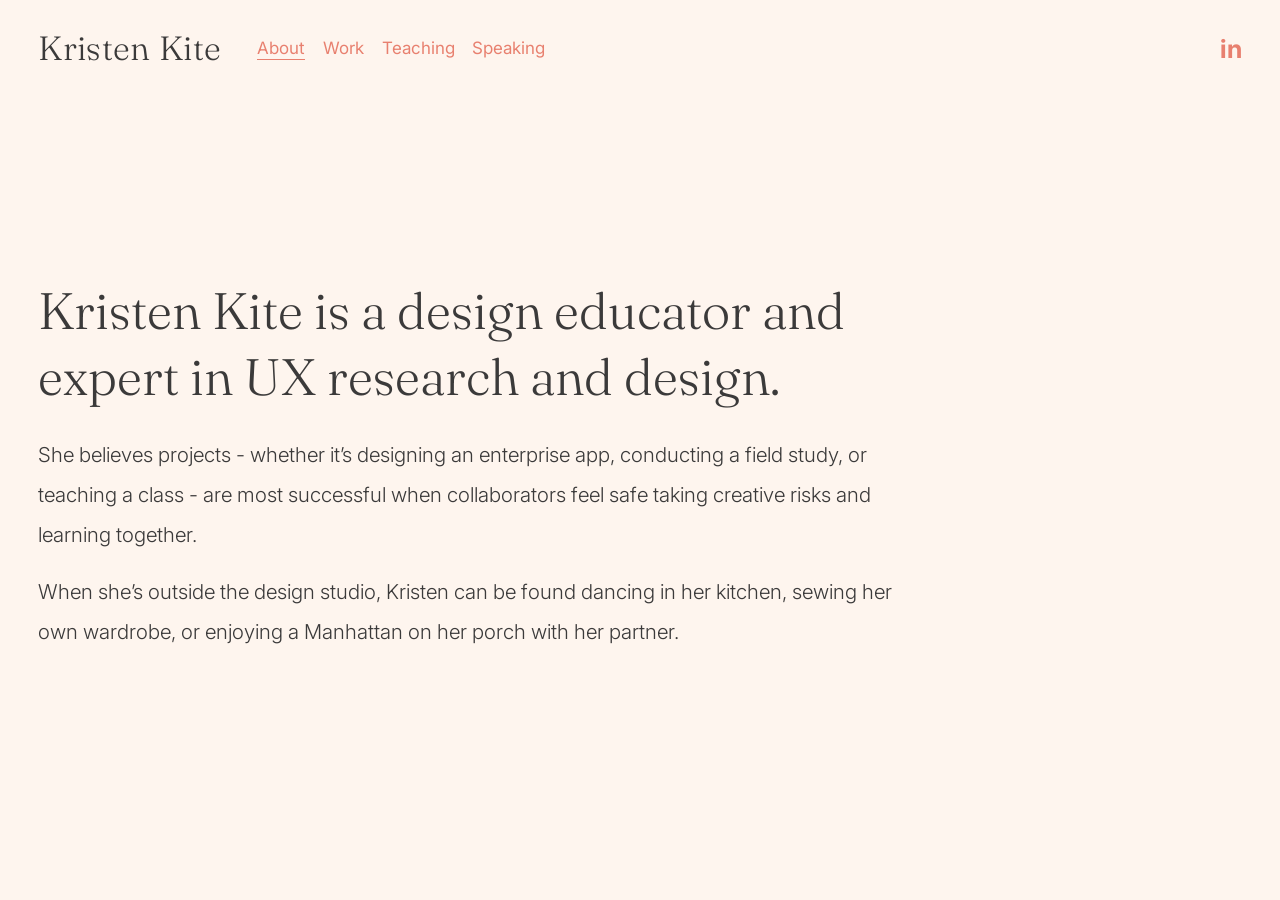
<file: index.html>
<!DOCTYPE html>
<html lang="en">
<head>
<meta charset="utf-8">
<meta name="viewport" content="width=device-width, initial-scale=1">
<title>Kristen Kite</title>
<meta property="og:site_name" content="Kristen Kite">
<meta property="og:title" content="Kristen Kite">
<link rel="preconnect" href="https://fonts.googleapis.com">
<link rel="preconnect" href="https://fonts.gstatic.com" crossorigin>
<link href="https://fonts.googleapis.com/css2?family=Fraunces:opsz,wght,SOFT@9..144,300,100&family=Inter:wght@300;400;700&display=swap" rel="stylesheet">
<link rel="stylesheet" href="style.css">
</head>
<body class="about">
<a class="skip" href="#main">Skip to content</a>
<header class="site"><a class="brand" href="index.html">Kristen Kite</a><nav aria-label="Main"><a href="index.html" aria-current="page">About</a><a href="work/index.html">Work</a><a href="teaching/index.html">Teaching</a><a href="speaking/index.html">Speaking</a></nav><a class="li" href="https://www.linkedin.com/in/brews" aria-label="LinkedIn">in</a></header>
<main id="main">
<h1>Kristen Kite is a design educator and expert in UX research and design.</h1>
<p>She believes projects - whether it&rsquo;s designing an enterprise app, conducting a field study, or teaching a class - are most successful when collaborators feel safe taking creative risks and learning together.</p>
<p>When she&rsquo;s outside the design studio, Kristen can be found dancing in her kitchen, sewing her own wardrobe, or enjoying a Manhattan on her porch with her partner.</p>
</main>
<script src="site.js"></script>
</body>
</html>
</file>
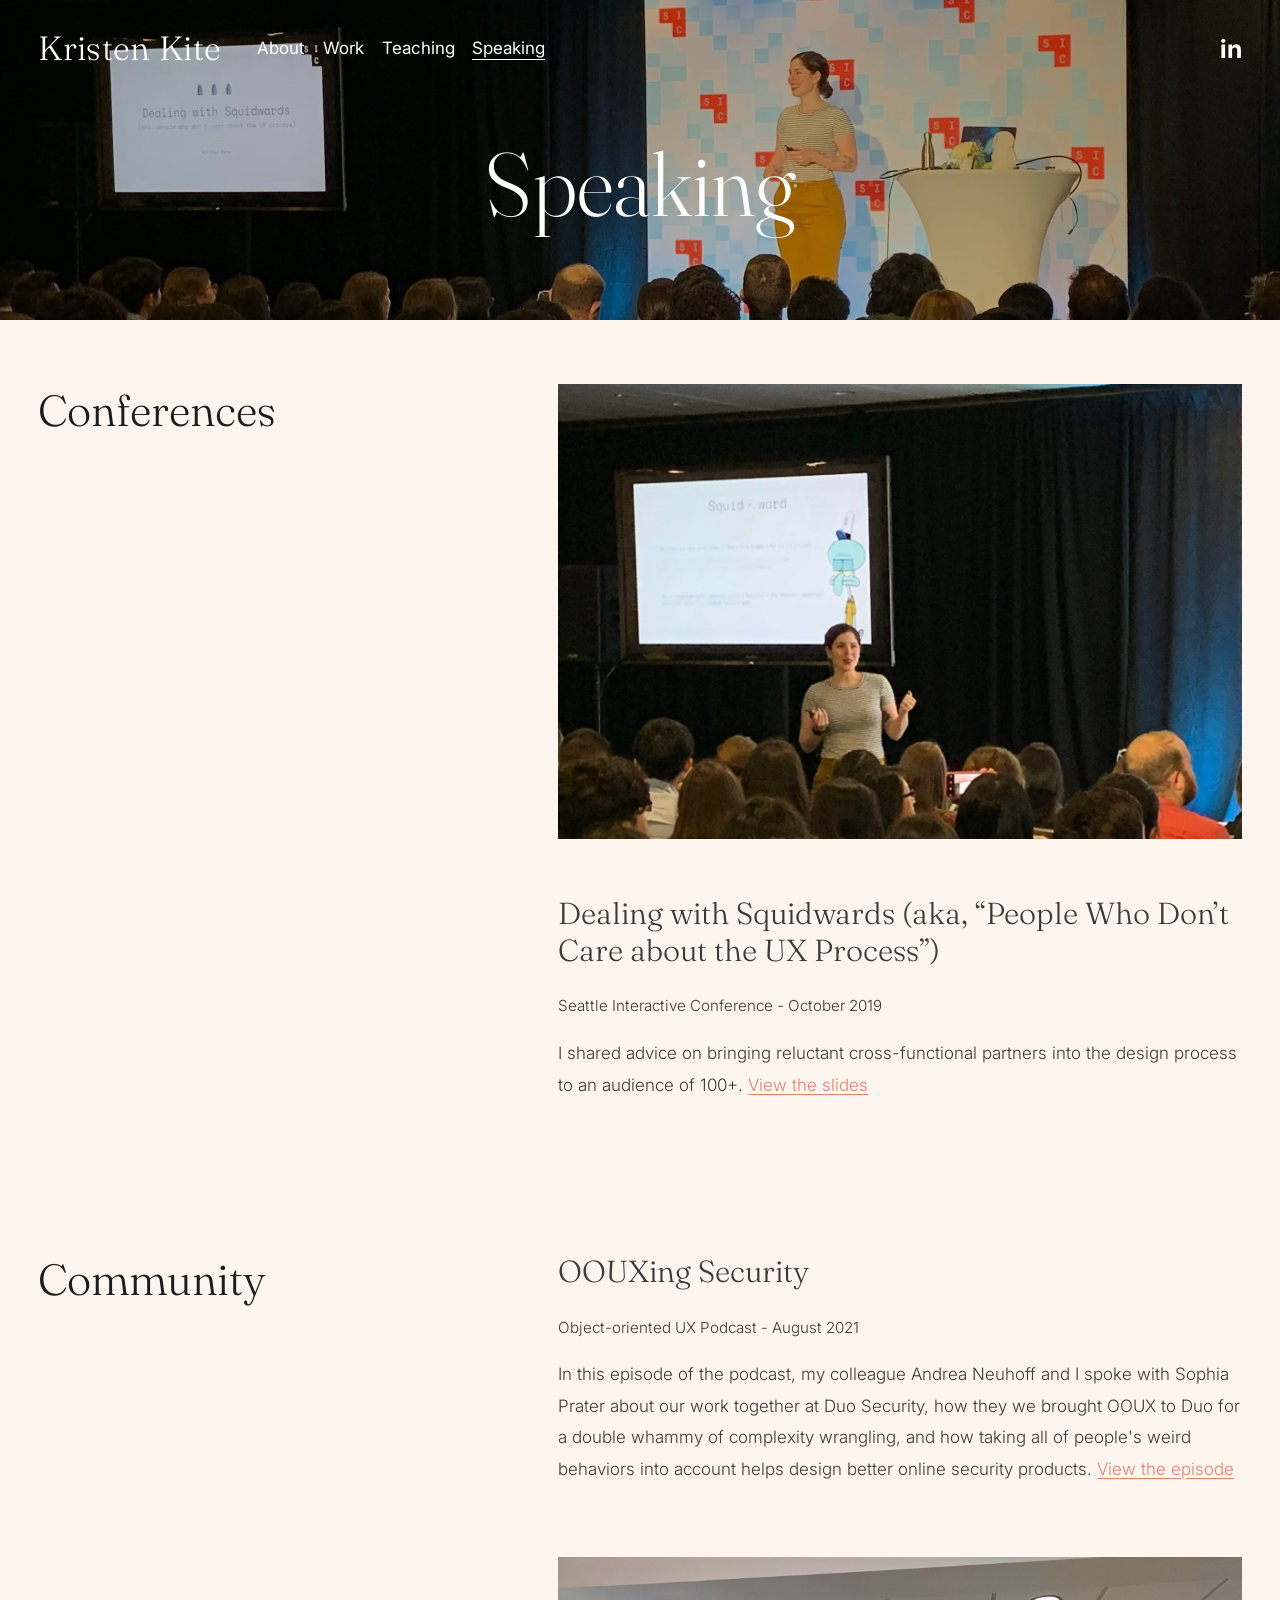
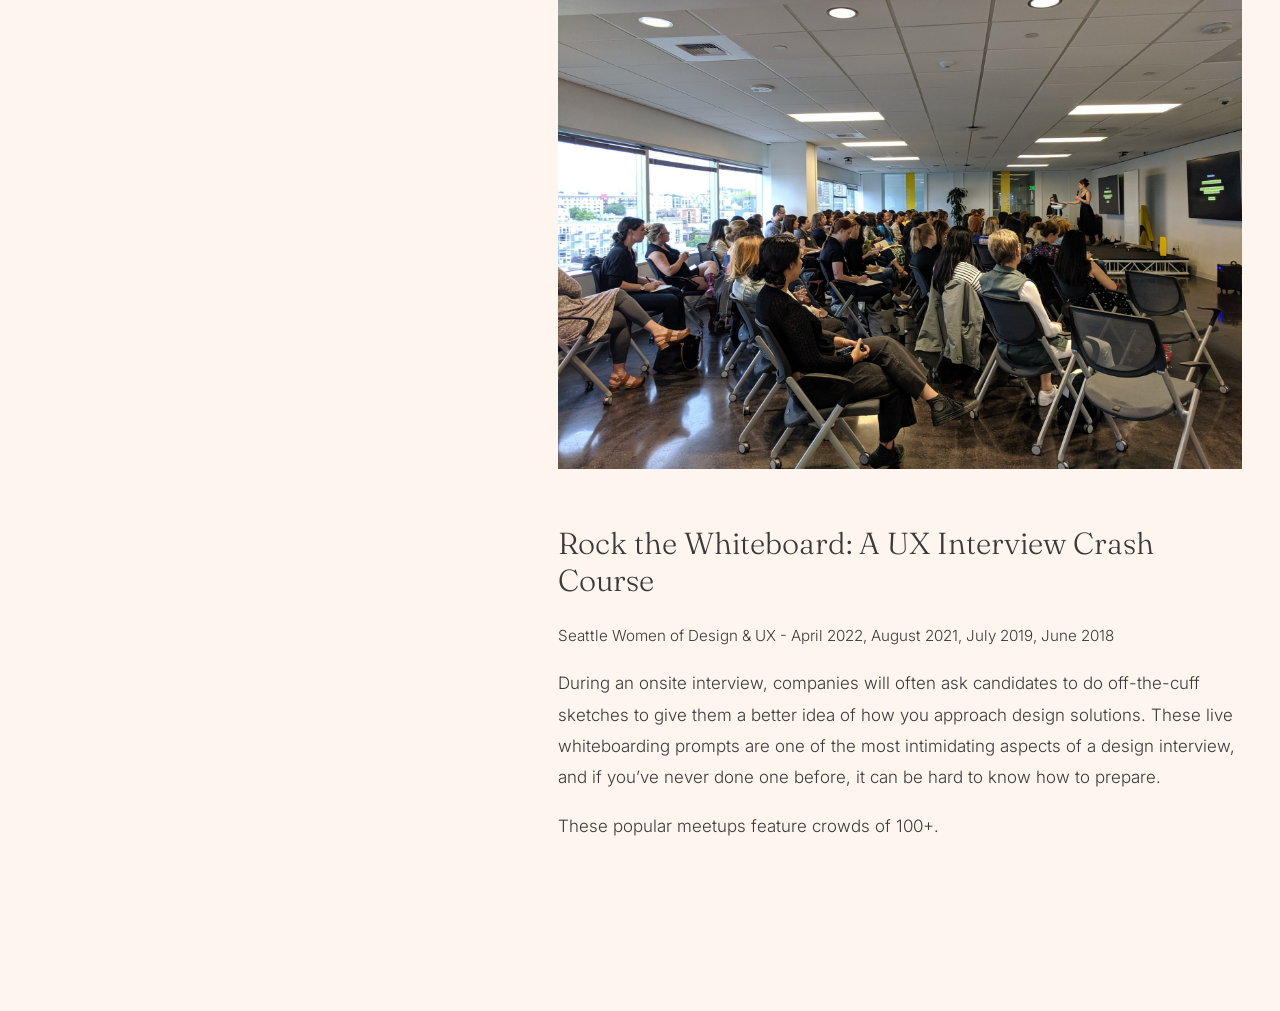
<file: speaking/index.html>
<!DOCTYPE html>
<html lang="en">
<head>
<meta charset="utf-8">
<meta name="viewport" content="width=device-width, initial-scale=1">
<title>Speaking — Kristen Kite</title>
<meta property="og:site_name" content="Kristen Kite">
<meta property="og:title" content="Speaking — Kristen Kite">
<link rel="preconnect" href="https://fonts.googleapis.com">
<link rel="preconnect" href="https://fonts.gstatic.com" crossorigin>
<link href="https://fonts.googleapis.com/css2?family=Fraunces:opsz,wght,SOFT@9..144,300,100&family=Inter:wght@300;400;700&display=swap" rel="stylesheet">
<link rel="stylesheet" href="../style.css">
</head>
<body class="">
<a class="skip" href="#main">Skip to content</a>
<div class="hero" style="--img:url(images/speaking-hero.webp);--pos:center 8%"><header class="site"><a class="brand" href="../index.html">Kristen Kite</a><nav aria-label="Main"><a href="../index.html">About</a><a href="../work/index.html">Work</a><a href="../teaching/index.html">Teaching</a><a href="../speaking/index.html" aria-current="page">Speaking</a></nav><a class="li" href="https://www.linkedin.com/in/brews" aria-label="LinkedIn">in</a></header><h1>Speaking</h1></div>
<main id="main">
<section class="row"><h2>Conferences</h2><div><article><img style="aspect-ratio:3/2;object-fit:cover;object-position:center 16%" src="../images/speaking-conference.jpg" alt="Kristen speaking at Seattle Interactive Conference"><h3>Dealing with Squidwards (aka, &ldquo;People Who Don&rsquo;t Care about the UX Process&rdquo;)</h3><p class="meta">Seattle Interactive Conference - October 2019</p><p>I shared advice on bringing reluctant cross-functional partners into the design process to an audience of 100+. <a href="https://www.slideshare.net/seattleinteractive/dealing-with-squidwards-aka-people-who-dont-care-about-the-ux-process-seattle-interactive-2019">View the slides</a></p></article></div></section>
<section class="row"><h2>Community</h2><div><article><h3>OOUXing Security</h3><p class="meta">Object-oriented UX Podcast - August 2021</p><p>In this episode of the podcast, my colleague Andrea Neuhoff and I spoke with Sophia Prater about our work together at Duo Security, how they we brought OOUX to Duo for a double whammy of complexity wrangling, and how taking all of people&#39;s weird behaviors into account helps design better online security products. <a href="https://podcasts.apple.com/us/podcast/episode-019-oouxing-security-andrea-neuhoff-kristen/id1531717094?i=1000531135688">View the episode</a></p></article>
<article><img src="../images/rock-the-whiteboard.jpg" alt="Rock the Whiteboard workshop"><h3>Rock the Whiteboard: A UX Interview Crash Course</h3><p class="meta">Seattle Women of Design &amp; UX - April 2022, August 2021, July 2019, June 2018</p><p>During an onsite interview, companies will often ask candidates to do off-the-cuff sketches to give them a better idea of how you approach design solutions. These live whiteboarding prompts are one of the most intimidating aspects of a design interview, and if you&rsquo;ve never done one before, it can be hard to know how to prepare.</p><p>These popular meetups feature crowds of 100+.</p></article></div></section>
</main>
<script src="../site.js"></script>
</body>
</html>
</file>
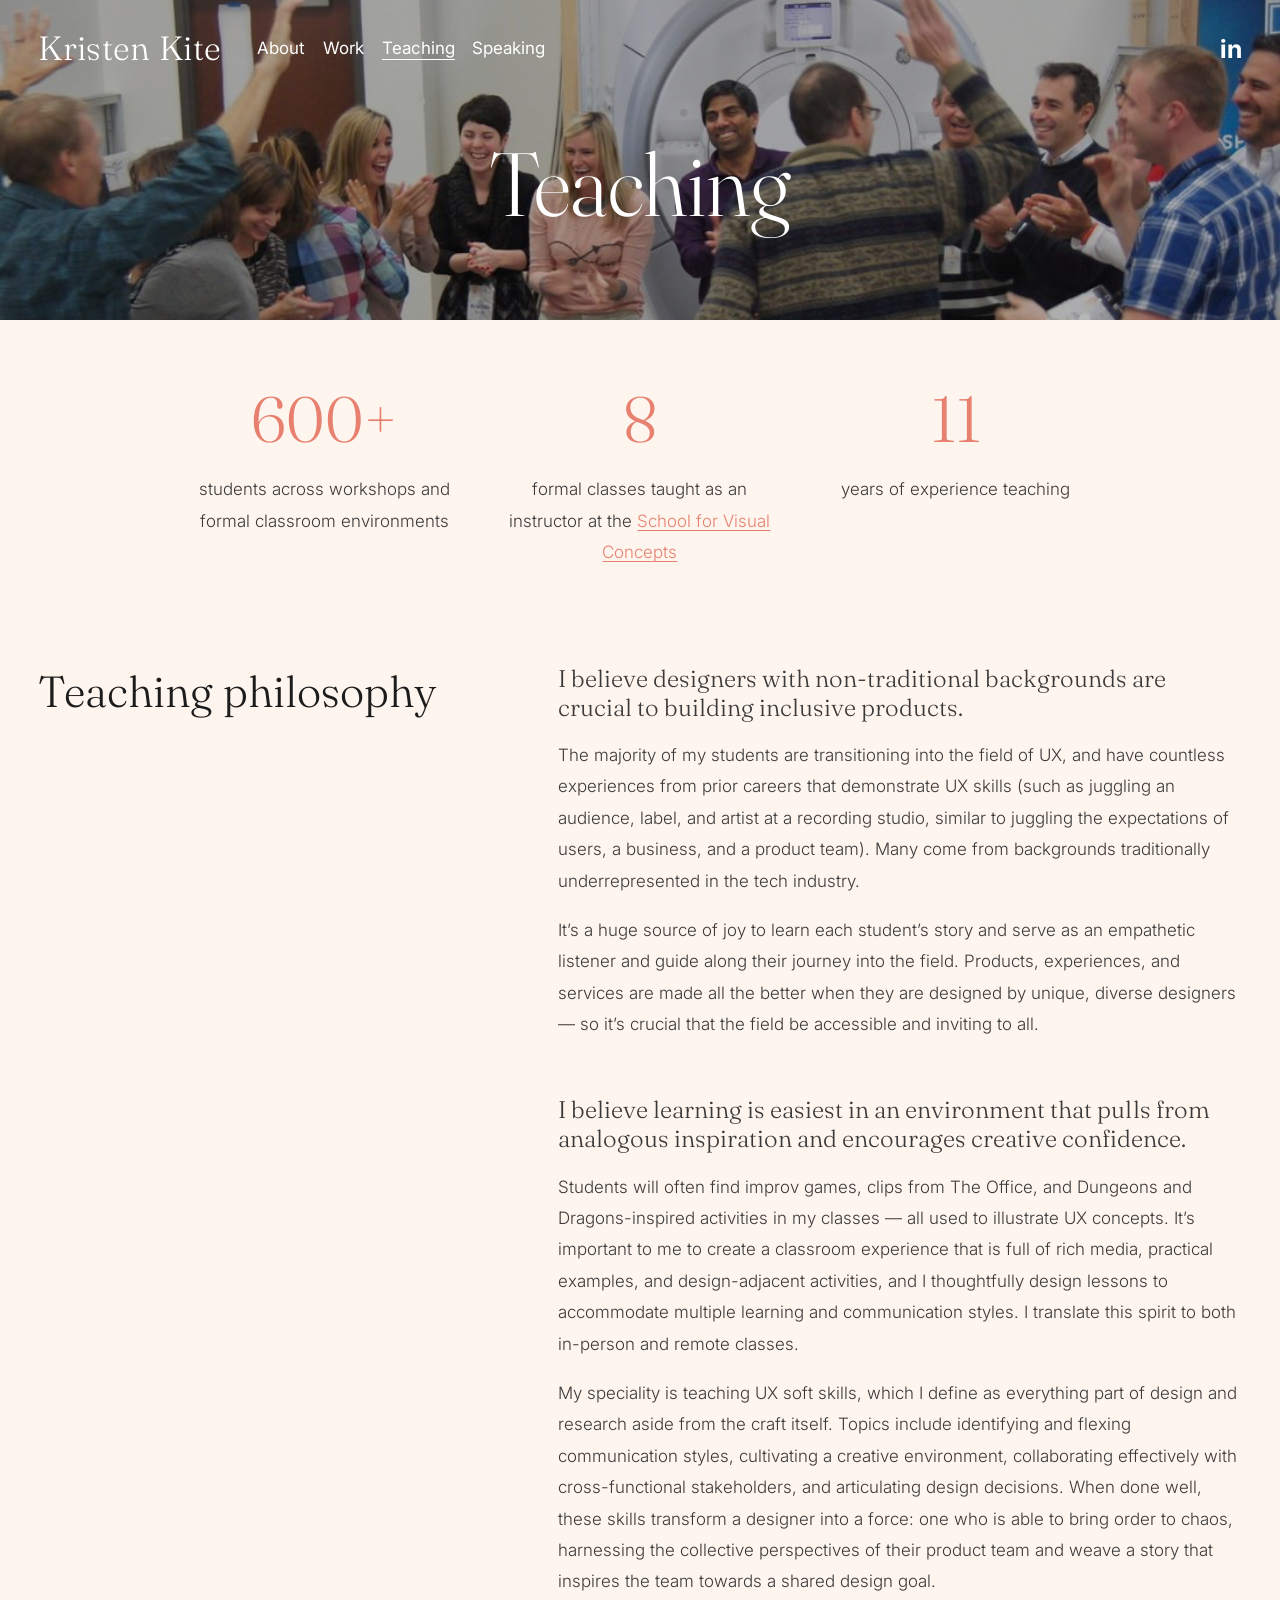
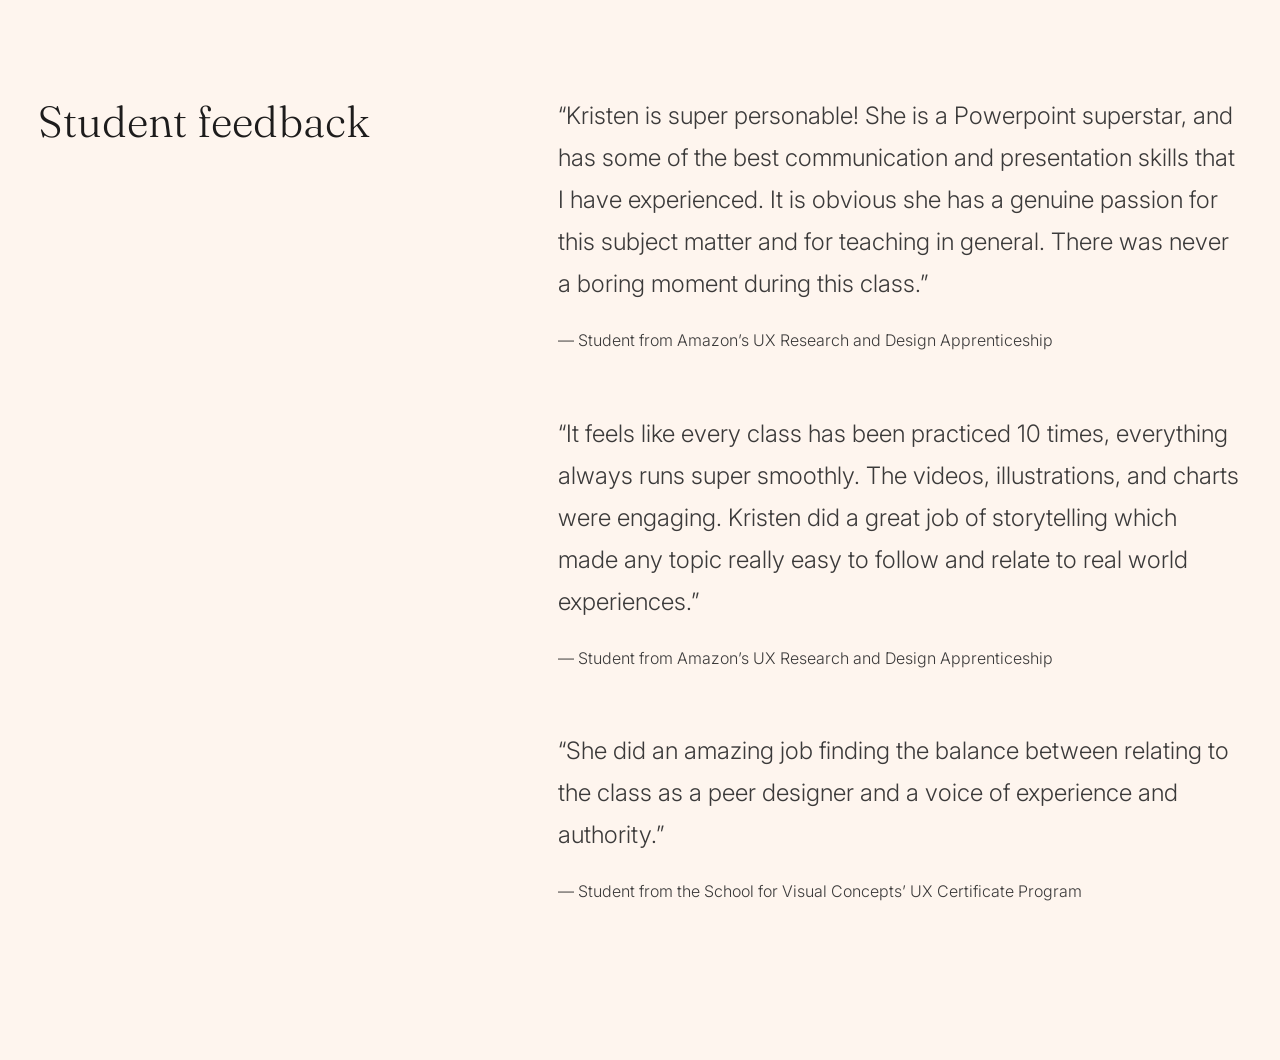
<file: teaching/index.html>
<!DOCTYPE html>
<html lang="en">
<head>
<meta charset="utf-8">
<meta name="viewport" content="width=device-width, initial-scale=1">
<title>Teaching — Kristen Kite</title>
<meta property="og:site_name" content="Kristen Kite">
<meta property="og:title" content="Teaching — Kristen Kite">
<link rel="preconnect" href="https://fonts.googleapis.com">
<link rel="preconnect" href="https://fonts.gstatic.com" crossorigin>
<link href="https://fonts.googleapis.com/css2?family=Fraunces:opsz,wght,SOFT@9..144,300,100&family=Inter:wght@300;400;700&display=swap" rel="stylesheet">
<link rel="stylesheet" href="../style.css">
</head>
<body class="">
<a class="skip" href="#main">Skip to content</a>
<div class="hero" style="--img:url(images/workshop.jpg);--pos:center 22%"><header class="site"><a class="brand" href="../index.html">Kristen Kite</a><nav aria-label="Main"><a href="../index.html">About</a><a href="../work/index.html">Work</a><a href="../teaching/index.html" aria-current="page">Teaching</a><a href="../speaking/index.html">Speaking</a></nav><a class="li" href="https://www.linkedin.com/in/brews" aria-label="LinkedIn">in</a></header><h1>Teaching</h1></div>
<main id="main">
<div class="stats">
<div><strong>600+</strong>students across workshops and formal classroom environments</div>
<div><strong>8</strong>formal classes taught as an instructor at the <a href="https://www.svcseattle.com">School for Visual Concepts</a></div>
<div><strong>11</strong>years of experience teaching</div></div>
<section class="row"><h2>Teaching philosophy</h2><div><h3>I believe designers with non-traditional backgrounds are crucial to building inclusive products.</h3>
<p>The majority of my students are transitioning into the field of UX, and have countless experiences from prior careers that demonstrate UX skills (such as juggling an audience, label, and artist at a recording studio, similar to juggling the expectations of users, a business, and a product team). Many come from backgrounds traditionally underrepresented in the tech industry.</p>
<p>It&rsquo;s a huge source of joy to learn each student&rsquo;s story and serve as an empathetic listener and guide along their journey into the field. Products, experiences, and services are made all the better when they are designed by unique, diverse designers &mdash; so it&rsquo;s crucial that the field be accessible and inviting to all.</p>
<h3>I believe learning is easiest in an environment that pulls from analogous inspiration and encourages creative confidence.</h3>
<p>Students will often find improv games, clips from The Office, and Dungeons and Dragons-inspired activities in my classes &mdash; all used to illustrate UX concepts. It&rsquo;s important to me to create a classroom experience that is full of rich media, practical examples, and design-adjacent activities, and I thoughtfully design lessons to accommodate multiple learning and communication styles. I translate this spirit to both in-person and remote classes.</p>
<p>My speciality is teaching UX soft skills, which I define as everything part of design and research aside from the craft itself. Topics include identifying and flexing communication styles, cultivating a creative environment, collaborating effectively with cross-functional stakeholders, and articulating design decisions. When done well, these skills transform a designer into a force: one who is able to bring order to chaos, harnessing the collective perspectives of their product team and weave a story that inspires the team towards a shared design goal.</p></div></section>
<section class="row"><h2>Student feedback</h2><div><blockquote><p>&ldquo;Kristen is super personable! She is a Powerpoint superstar, and has some of the best communication and presentation skills that I have experienced. It is obvious she has a genuine passion for this subject matter and for teaching in general. There was never a boring moment during this class.&rdquo;</p><cite>&mdash; Student from Amazon&rsquo;s UX Research and Design Apprenticeship</cite></blockquote>
<blockquote><p>&ldquo;It feels like every class has been practiced 10 times, everything always runs super smoothly. The videos, illustrations, and charts were engaging. Kristen did a great job of storytelling which made any topic really easy to follow and relate to real world experiences.&rdquo;</p><cite>&mdash; Student from Amazon&rsquo;s UX Research and Design Apprenticeship</cite></blockquote>
<blockquote><p>&ldquo;She did an amazing job finding the balance between relating to the class as a peer designer and a voice of experience and authority.&rdquo;</p><cite>&mdash; Student from the School for Visual Concepts&rsquo; UX Certificate Program</cite></blockquote></div></section>
</main>
<script src="../site.js"></script>
</body>
</html>
</file>
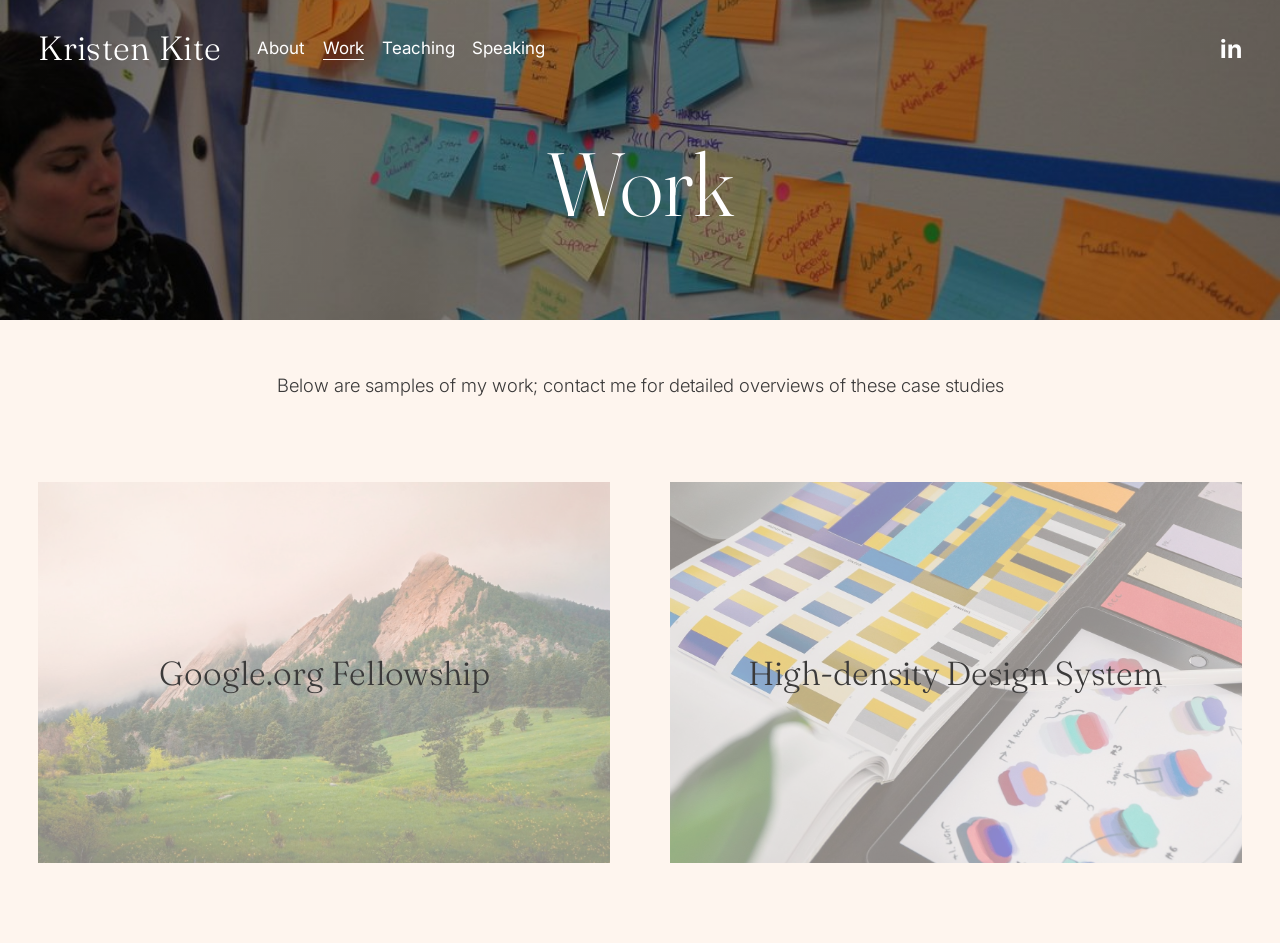
<file: work/index.html>
<!DOCTYPE html>
<html lang="en">
<head>
<meta charset="utf-8">
<meta name="viewport" content="width=device-width, initial-scale=1">
<title>Work — Kristen Kite</title>
<meta property="og:site_name" content="Kristen Kite">
<meta property="og:title" content="Work — Kristen Kite">
<link rel="preconnect" href="https://fonts.googleapis.com">
<link rel="preconnect" href="https://fonts.gstatic.com" crossorigin>
<link href="https://fonts.googleapis.com/css2?family=Fraunces:opsz,wght,SOFT@9..144,300,100&family=Inter:wght@300;400;700&display=swap" rel="stylesheet">
<link rel="stylesheet" href="../style.css">
</head>
<body class="">
<a class="skip" href="#main">Skip to content</a>
<div class="hero" style="--img:url(images/post-it-photo.jpg)"><header class="site"><a class="brand" href="../index.html">Kristen Kite</a><nav aria-label="Main"><a href="../index.html">About</a><a href="../work/index.html" aria-current="page">Work</a><a href="../teaching/index.html">Teaching</a><a href="../speaking/index.html">Speaking</a></nav><a class="li" href="https://www.linkedin.com/in/brews" aria-label="LinkedIn">in</a></header><h1>Work</h1></div>
<main id="main">
<p class="intro">Below are samples of my work; contact me for detailed overviews of these case studies</p>
<div class="cards">
<a class="card" href="../work/google-org/index.html" style="--img:url(images/boulder.jpg)"><span>Google.org Fellowship</span></a>
<a class="card" href="../work/high-density/index.html" style="--img:url(images/color-swatches.jpg)"><span>High-density Design System</span></a>
</div>
</main>
<script src="../site.js"></script>
</body>
</html>
</file>
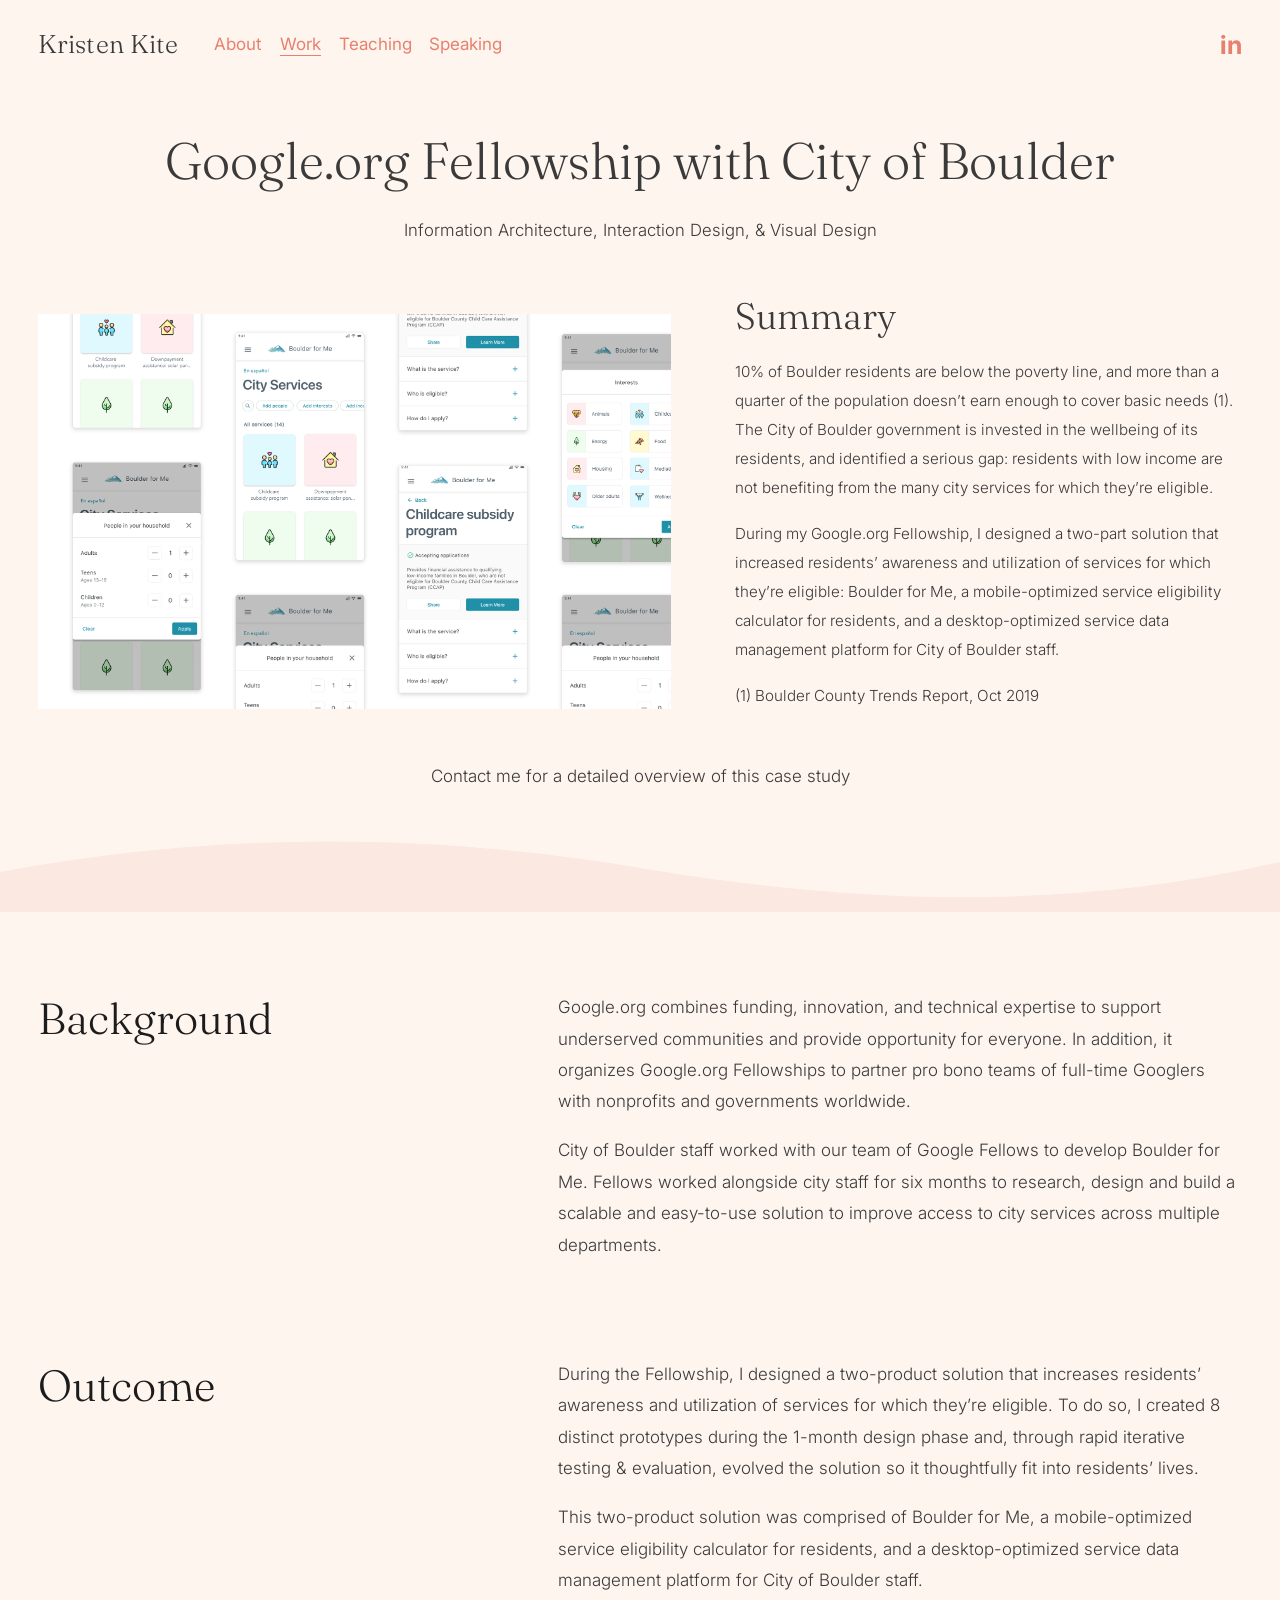
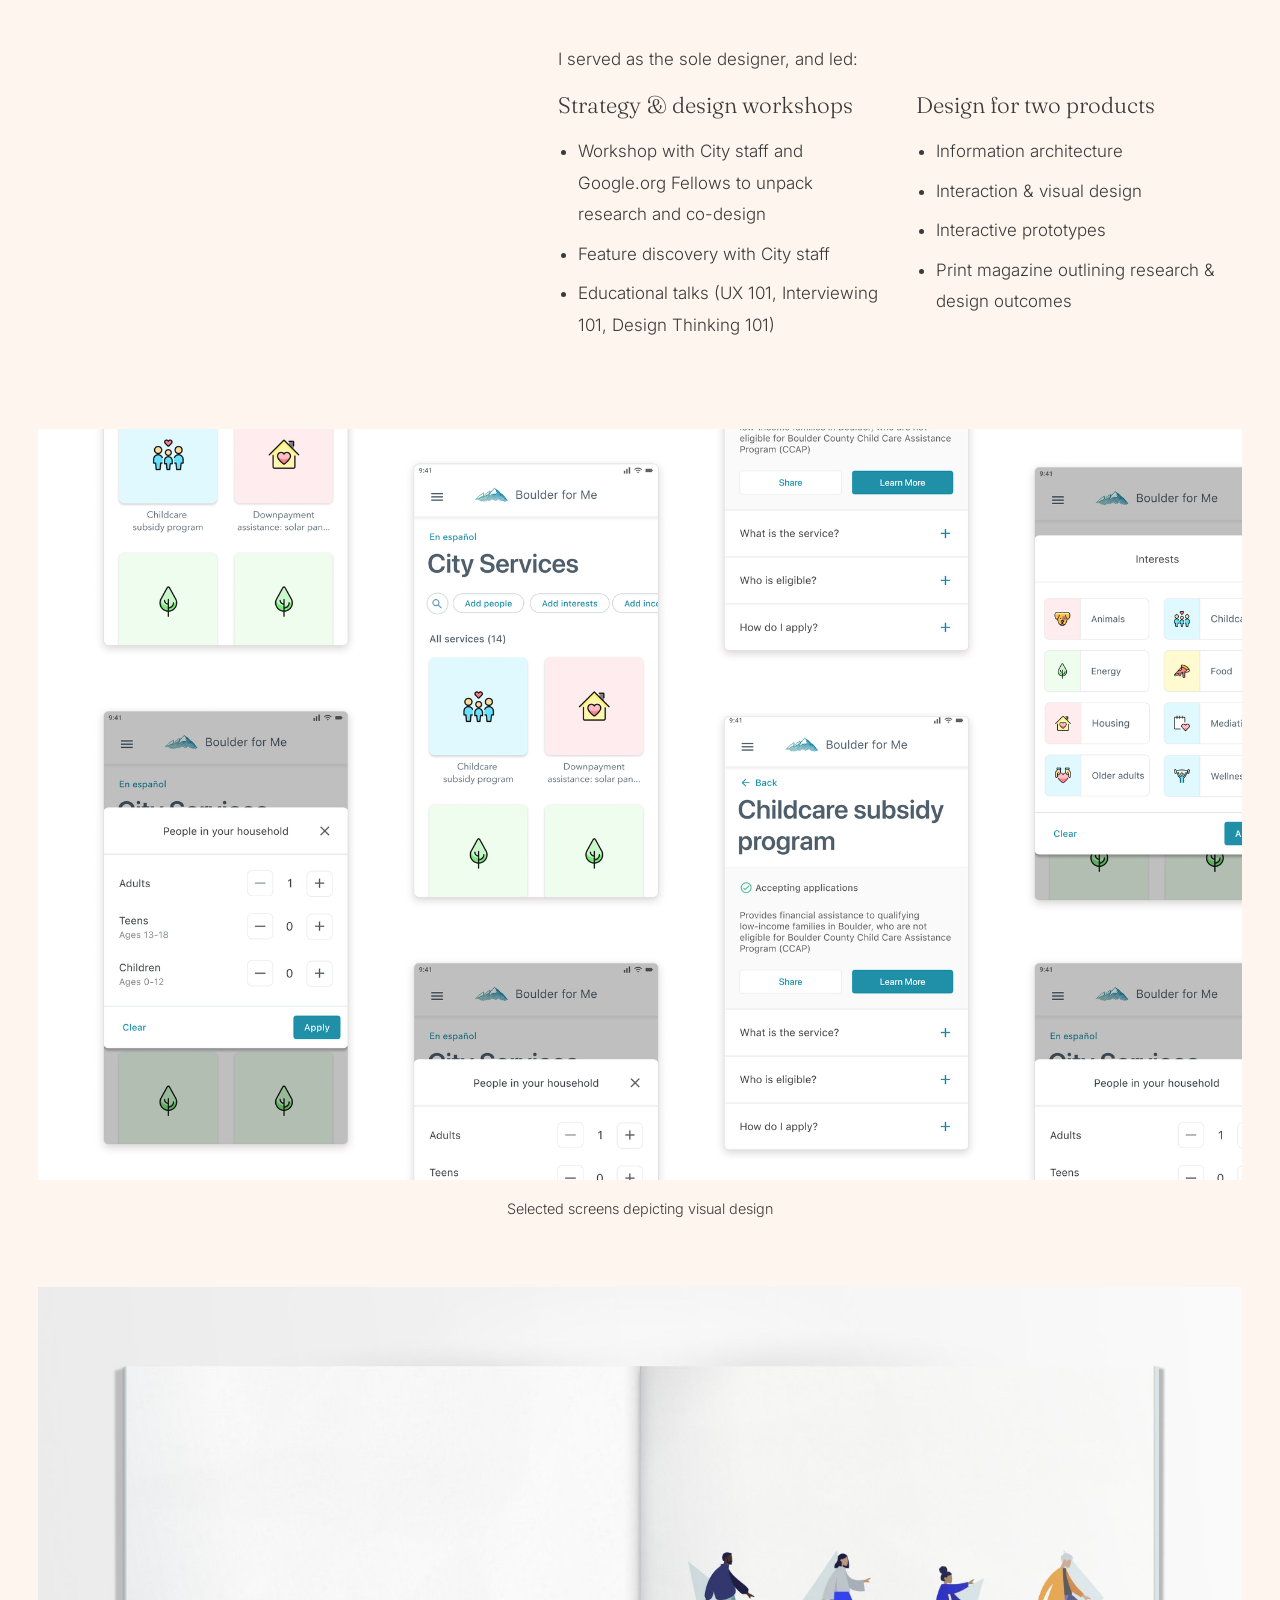
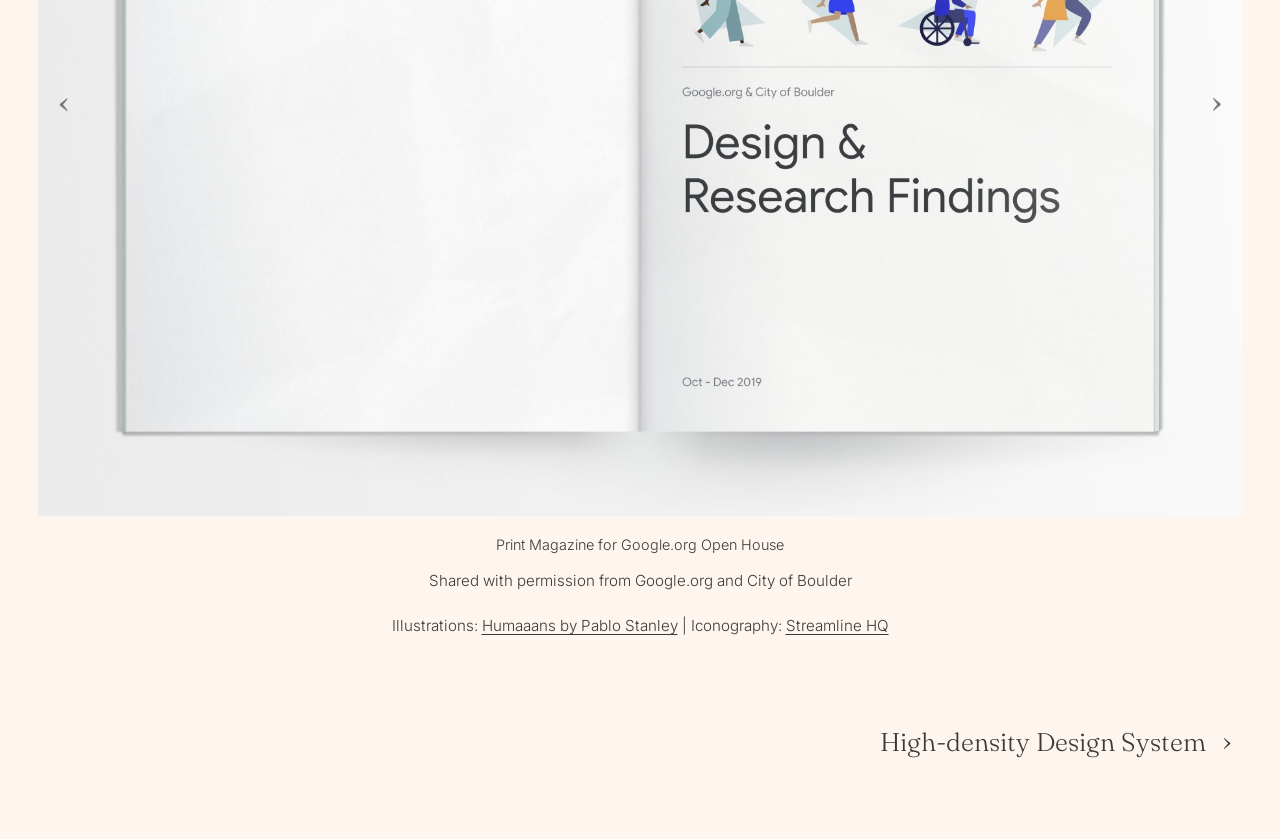
<file: work/google-org/index.html>
<!DOCTYPE html>
<html lang="en">
<head>
<meta charset="utf-8">
<meta name="viewport" content="width=device-width, initial-scale=1">
<title>Google.org Fellowship — Kristen Kite</title>
<meta property="og:site_name" content="Kristen Kite">
<meta property="og:title" content="Google.org Fellowship — Kristen Kite">
<link rel="preconnect" href="https://fonts.googleapis.com">
<link rel="preconnect" href="https://fonts.gstatic.com" crossorigin>
<link href="https://fonts.googleapis.com/css2?family=Fraunces:opsz,wght,SOFT@9..144,300,100&family=Inter:wght@300;400;700&display=swap" rel="stylesheet">
<link rel="stylesheet" href="../../style.css">
</head>
<body class="case">
<a class="skip" href="#main">Skip to content</a>
<header class="site"><a class="brand" href="../../index.html">Kristen Kite</a><nav aria-label="Main"><a href="../../index.html">About</a><a href="../../work/index.html" aria-current="page">Work</a><a href="../../teaching/index.html">Teaching</a><a href="../../speaking/index.html">Speaking</a></nav><a class="li" href="https://www.linkedin.com/in/brews" aria-label="LinkedIn">in</a></header>
<main id="main">
<div class="title"><h1>Google.org Fellowship with City of Boulder</h1><p>Information Architecture, Interaction Design, &amp; Visual Design</p></div>
<section class="split">
<img src="../../images/boulder-screens.png" alt="Boulder for Me screens">
<div class="text"><h2>Summary</h2>
<p>10% of Boulder residents are below the poverty line, and more than a quarter of the population doesn&rsquo;t earn enough to cover basic needs (1). The City of Boulder government is invested in the wellbeing of its residents, and identified a serious gap: residents with low income are not benefiting from the many city services for which they&rsquo;re eligible.</p>
<p>During my Google.org Fellowship, I designed a two-part solution that increased residents&rsquo; awareness and utilization of services for which they&rsquo;re eligible: Boulder for Me, a mobile-optimized service eligibility calculator for residents, and a desktop-optimized service data management platform for City of Boulder staff.</p>
<p>(1) Boulder County Trends Report, Oct 2019</p></div>
</section>
<p class="center">Contact me for a detailed overview of this case study</p>
<div class="wave" aria-hidden="true"><svg viewBox="0 0 1440 80" preserveAspectRatio="none"><path d="M0 40 C240 0 480 0 720 36 S1200 80 1440 30 V80 H0Z" fill="#fbe8e1"/></svg></div>
<section class="row"><h2>Background</h2><div><p>Google.org combines funding, innovation, and technical expertise to support underserved communities and provide opportunity for everyone. In addition, it organizes Google.org Fellowships to partner pro bono teams of full-time Googlers with nonprofits and governments worldwide.</p><p>City of Boulder staff worked with our team of Google Fellows to develop Boulder for Me. Fellows worked alongside city staff for six months to research, design and build a scalable and easy-to-use solution to improve access to city services across multiple departments.</p></div></section>
<section class="row"><h2>Outcome</h2><div><p>During the Fellowship, I designed a two-product solution that increases residents&rsquo; awareness and utilization of services for which they&rsquo;re eligible. To do so, I created 8 distinct prototypes during the 1-month design phase and, through rapid iterative testing &amp; evaluation, evolved the solution so it thoughtfully fit into residents&rsquo; lives.</p><p>This two-product solution was comprised of Boulder for Me, a mobile-optimized service eligibility calculator for residents, and a desktop-optimized service data management platform for City of Boulder staff.</p>
<p class="led">I served as the sole designer, and led:</p>
<div class="lists"><div><h3>Strategy &amp; design workshops</h3><ul><li>Workshop with City staff and Google.org Fellows to unpack research and co-design</li><li>Feature discovery with City staff</li><li>Educational talks (UX 101, Interviewing 101, Design Thinking 101)</li></ul></div>
<div><h3>Design for two products</h3><ul><li>Information architecture</li><li>Interaction &amp; visual design</li><li>Interactive prototypes</li><li>Print magazine outlining research &amp; design outcomes</li></ul></div></div></div></section>
<figure class="wide"><img src="../../images/boulder-screens.png" alt="Selected screens depicting visual design"><figcaption>Selected screens depicting visual design</figcaption></figure>
<figure class="wide carousel"><div class="track" tabindex="0" aria-label="Print magazine pages">
<img src="../../images/magazine-1.jpg" alt="Print magazine cover: Design &amp; Research Findings">
<img src="../../images/magazine-2.jpg" alt="Print magazine spread 2">
<img src="../../images/magazine-3.jpg" alt="Print magazine spread 3">
<img src="../../images/magazine-4.jpg" alt="Print magazine spread 4"></div>
<button class="prev" aria-label="Previous page">&lsaquo;</button><button class="next" aria-label="Next page">&rsaquo;</button>
<figcaption>Print Magazine for Google.org Open House</figcaption></figure>
<p class="center credit">Shared with permission from Google.org and City of Boulder</p>
<p class="center credit">Illustrations: <a href="https://blush.design/collections/humaaans/humaaans">Humaaans by Pablo Stanley</a> | Iconography: <a href="https://app.streamlinehq.com/icons/streamline-colors">Streamline HQ</a></p>
<p class="pager next-only"><a href="../../work/high-density/index.html">High-density Design System <span>&rsaquo;</span></a></p>
</main>
<script src="../../site.js"></script>
</body>
</html>
</file>
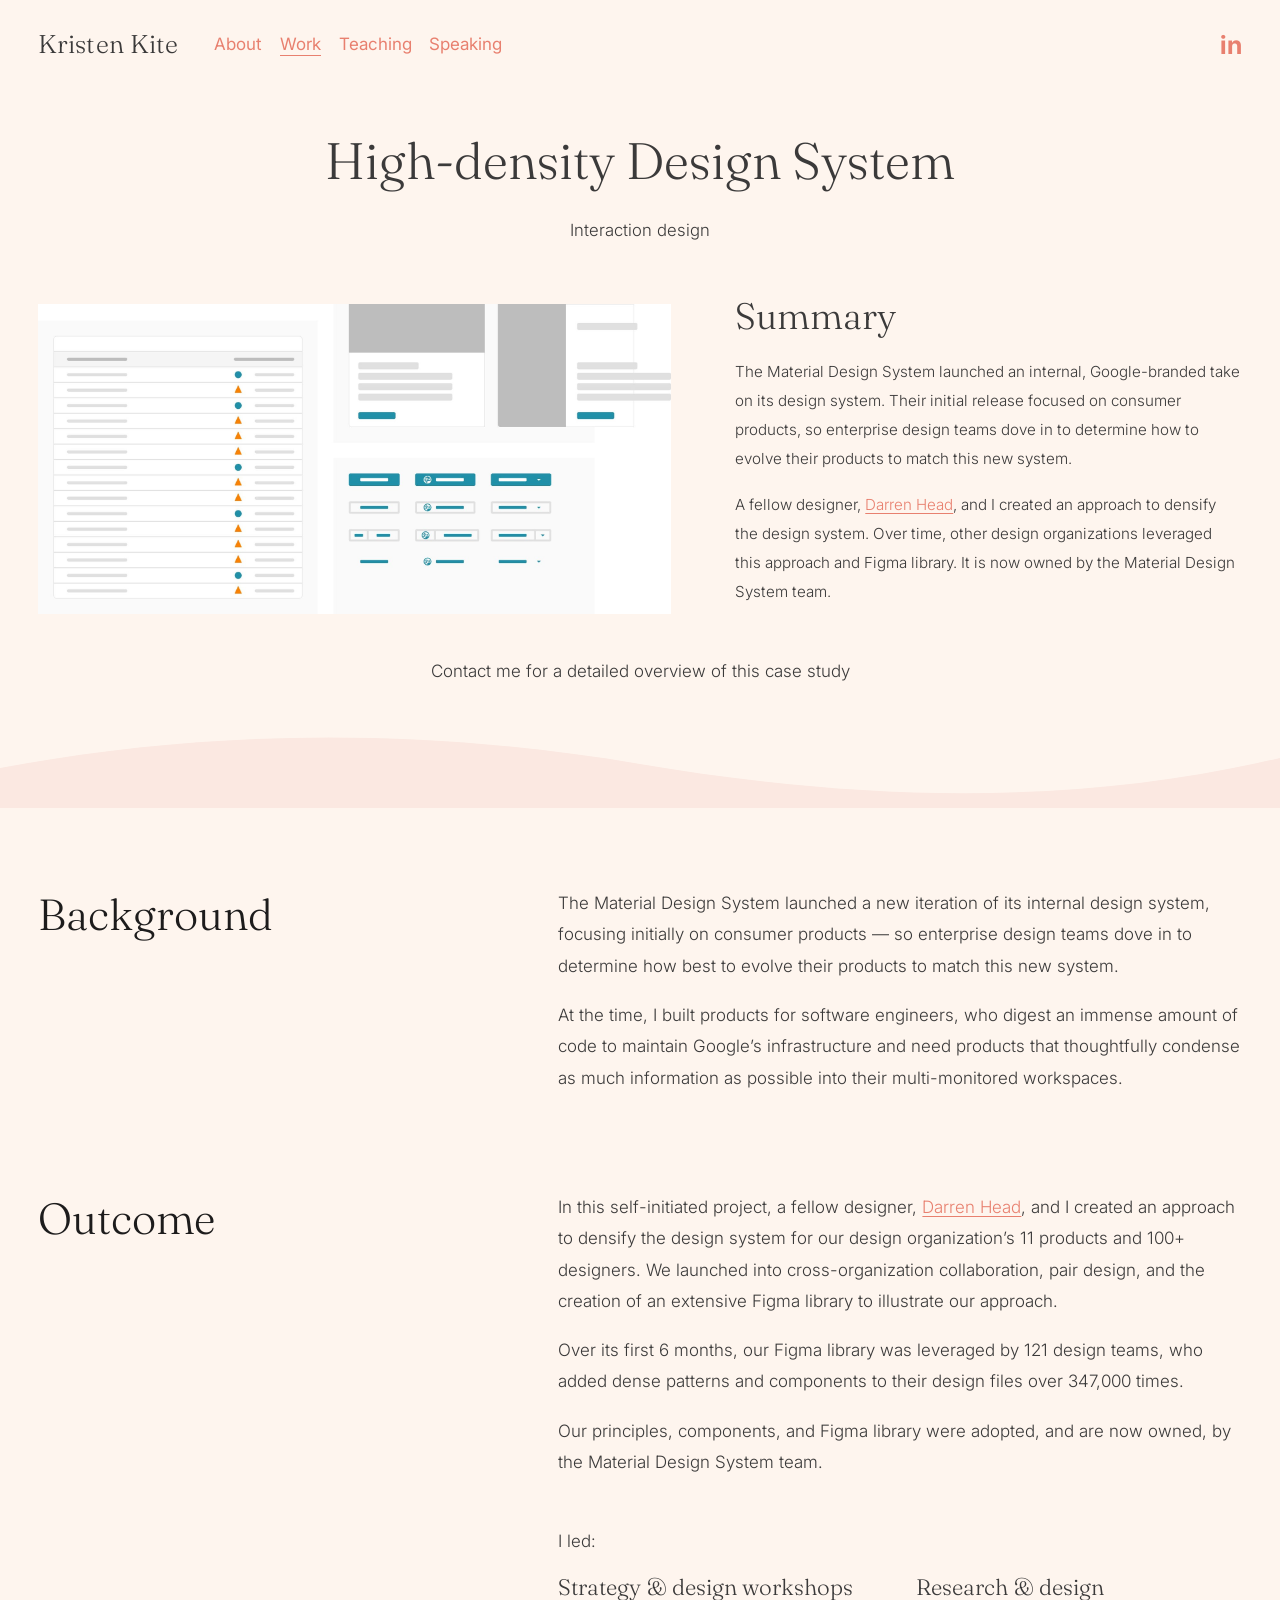
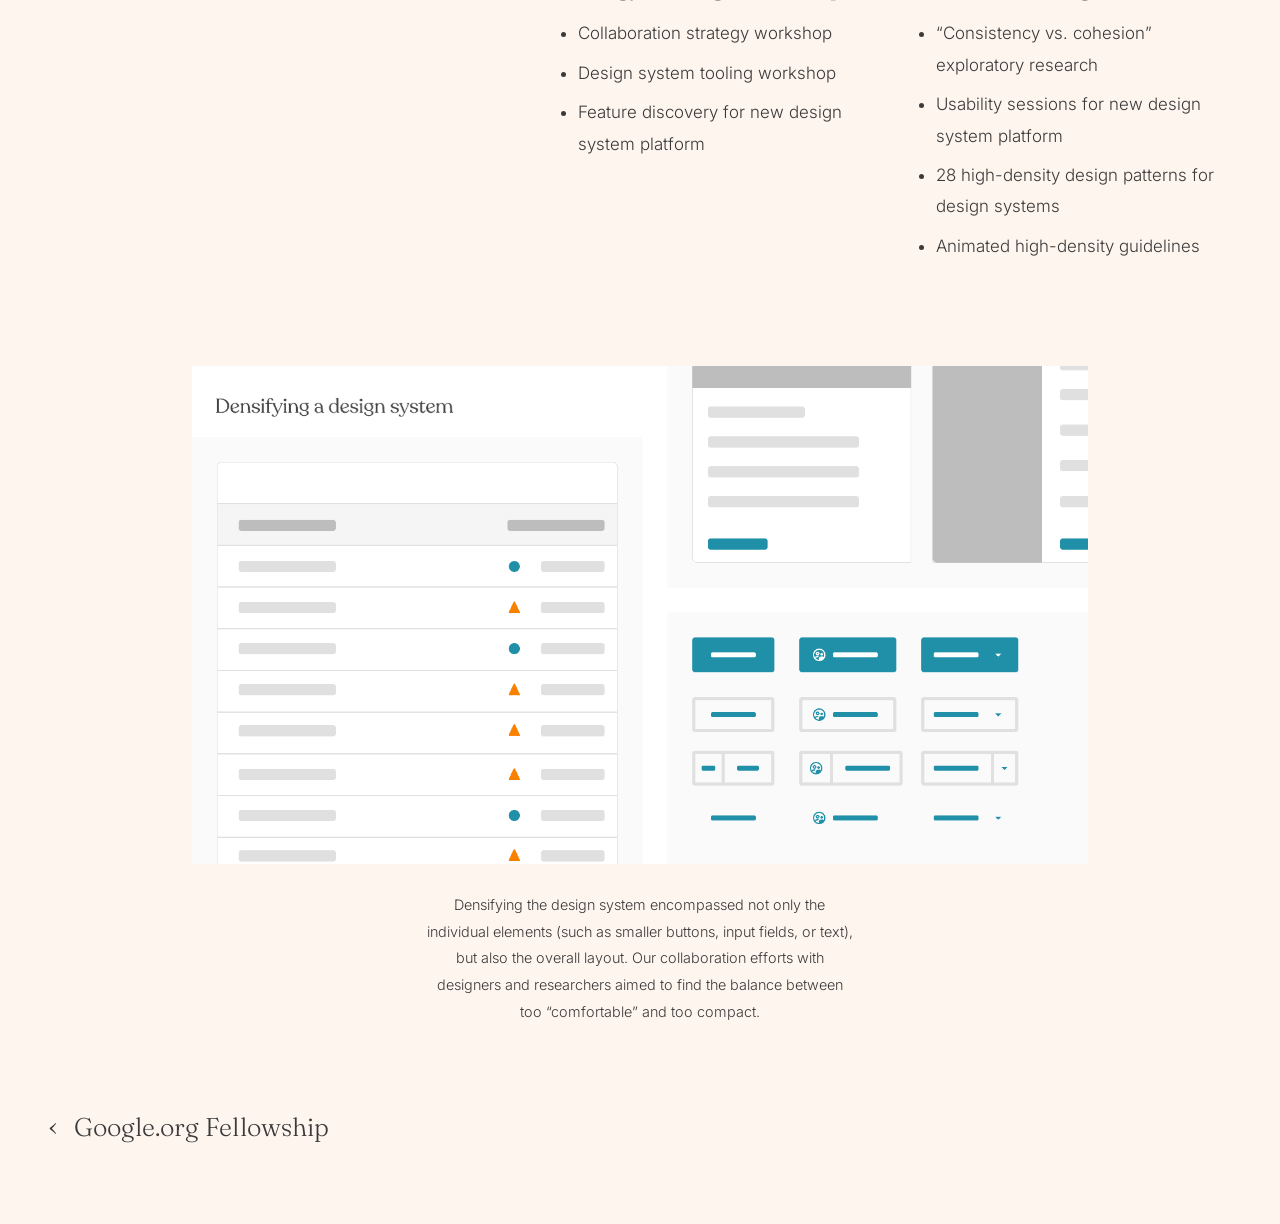
<file: work/high-density/index.html>
<!DOCTYPE html>
<html lang="en">
<head>
<meta charset="utf-8">
<meta name="viewport" content="width=device-width, initial-scale=1">
<title>High-density Design System — Kristen Kite</title>
<meta property="og:site_name" content="Kristen Kite">
<meta property="og:title" content="High-density Design System — Kristen Kite">
<link rel="preconnect" href="https://fonts.googleapis.com">
<link rel="preconnect" href="https://fonts.gstatic.com" crossorigin>
<link href="https://fonts.googleapis.com/css2?family=Fraunces:opsz,wght,SOFT@9..144,300,100&family=Inter:wght@300;400;700&display=swap" rel="stylesheet">
<link rel="stylesheet" href="../../style.css">
</head>
<body class="case">
<a class="skip" href="#main">Skip to content</a>
<header class="site"><a class="brand" href="../../index.html">Kristen Kite</a><nav aria-label="Main"><a href="../../index.html">About</a><a href="../../work/index.html" aria-current="page">Work</a><a href="../../teaching/index.html">Teaching</a><a href="../../speaking/index.html">Speaking</a></nav><a class="li" href="https://www.linkedin.com/in/brews" aria-label="LinkedIn">in</a></header>
<main id="main">
<div class="title"><h1>High-density Design System</h1><p>Interaction design</p></div>
<section class="split">
<img src="../../images/high-density-hero.jpg" alt="High-density design system components">
<div class="text"><h2>Summary</h2>
<p>The Material Design System launched an internal, Google-branded take on its design system. Their initial release focused on consumer products, so enterprise design teams dove in to determine how to evolve their products to match this new system.</p>
<p>A fellow designer, <a href="http://www.darrenhead.com/">Darren Head</a>, and I created an approach to densify the design system. Over time, other design organizations leveraged this approach and Figma library. It is now owned by the Material Design System team.</p></div>
</section>
<p class="center">Contact me for a detailed overview of this case study</p>
<div class="wave" aria-hidden="true"><svg viewBox="0 0 1440 80" preserveAspectRatio="none"><path d="M0 40 C240 0 480 0 720 36 S1200 80 1440 30 V80 H0Z" fill="#fbe8e1"/></svg></div>
<section class="row"><h2>Background</h2><div><p>The Material Design System launched a new iteration of its internal design system, focusing initially on consumer products &mdash; so enterprise design teams dove in to determine how best to evolve their products to match this new system.</p><p>At the time, I built products for software engineers, who digest an immense amount of code to maintain Google&rsquo;s infrastructure and need products that thoughtfully condense as much information as possible into their multi-monitored workspaces.</p></div></section>
<section class="row"><h2>Outcome</h2><div><p>In this self-initiated project, a fellow designer, <a href="http://www.darrenhead.com">Darren Head</a>, and I created an approach to densify the design system for our design organization&rsquo;s 11 products and 100+ designers. We launched into cross-organization collaboration, pair design, and the creation of an extensive Figma library to illustrate our approach.</p><p>Over its first 6 months, our Figma library was leveraged by 121 design teams, who added dense patterns and components to their design files over 347,000 times.</p><p>Our principles, components, and Figma library were adopted, and are now owned, by the Material Design System team.</p>
<p class="led">I led:</p>
<div class="lists"><div><h3>Strategy &amp; design workshops</h3><ul><li>Collaboration strategy workshop</li><li>Design system tooling workshop</li><li>Feature discovery for new design system platform</li></ul></div>
<div><h3>Research &amp; design</h3><ul><li>&ldquo;Consistency vs. cohesion&rdquo; exploratory research</li><li>Usability sessions for new design system platform</li><li>28 high-density design patterns for design systems</li><li>Animated high-density guidelines</li></ul></div></div></div></section>
<figure class="narrow"><img src="../../images/density.gif" alt="Animated high-density design system guidelines"><figcaption>Densifying the design system encompassed not only the individual elements (such as smaller buttons, input fields, or text), but also the overall layout. Our collaboration efforts with designers and researchers aimed to find the balance between too &ldquo;comfortable&rdquo; and too compact.</figcaption></figure>
<p class="pager"><a href="../../work/google-org/index.html"><span>&lsaquo;</span> Google.org Fellowship</a></p>
</main>
<script src="../../site.js"></script>
</body>
</html>
</file>
<file: style.css>
*{box-sizing:border-box}
:root{--bg:#fef5ee;--ink:#3b3a3a;--coral:#e8806f;--serif:Fraunces,Georgia,serif;--sans:Inter,system-ui,sans-serif;--pad:3%}
html{scroll-behavior:smooth}
body{margin:0;background:var(--bg);color:var(--ink);font:300 1.0625rem/1.85 var(--sans)}
a{color:var(--coral);text-decoration:underline;text-underline-offset:3px}
a:focus-visible,button:focus-visible,.track:focus-visible{outline:2px solid var(--ink);outline-offset:3px}
.skip{position:absolute;left:-999px}.skip:focus{left:1rem;top:1rem;background:#fff;padding:.5rem;z-index:10}
img{max-width:100%;height:auto;display:block}
h1,h2,h3{font-family:var(--serif);font-weight:300;line-height:1.2;margin:0}
p{margin:0 0 1.1rem}
header.site{display:flex;align-items:center;gap:2.25rem;padding:2rem var(--pad);position:relative;z-index:2}
.brand{font:300 2.1rem/1 var(--serif);color:var(--ink);text-decoration:none;letter-spacing:.01em}
nav{display:flex;gap:1.1rem;font-size:1.0625rem;font-weight:400}
nav a{color:var(--coral);text-decoration:none;border-bottom:1px solid transparent;line-height:1.3}
nav a:hover,nav a[aria-current]{border-bottom-color:currentColor}
.li{margin-left:auto;color:var(--coral);text-decoration:none;font:700 1.6rem/1 var(--sans)}
.hero{position:relative;min-height:clamp(17rem,25vw,32rem);display:flex;flex-direction:column;background:linear-gradient(rgba(0,0,0,.28),rgba(0,0,0,.28)),var(--img) var(--pos,center)/cover}
.hero header.site{position:absolute;inset:0 0 auto 0}
.hero .brand,.hero nav a,.hero .li{color:#fff}
.hero h1{margin:auto;padding-top:3rem;color:#fff;font-size:clamp(3.25rem,7vw,5.75rem)}
main{padding-bottom:5rem}
/* about */
.about main{max-width:none;padding:12vh var(--pad) 8rem}
.about h1{font-size:clamp(2.1rem,4vw,3.6rem);line-height:1.3;max-width:58rem;margin:8vh 0 1.5rem}
.about p{font-size:clamp(1.1rem,1.6vw,1.4rem);line-height:1.95;max-width:55rem}
/* two-column rows */
.row{display:grid;grid-template-columns:minmax(0,1fr) minmax(0,1.4fr);gap:1rem 2rem;padding:4rem var(--pad) 1rem}
.row h2{font-size:clamp(2rem,3.4vw,3rem);color:#1d1c1c}
.row h3{font-size:1.5rem;margin:0 0 1.1rem}
.row h3:not(:first-child){margin-top:3.5rem}
/* work */
.intro{text-align:center;max-width:60rem;margin:3rem auto;padding:0 var(--pad);font-size:1.15rem}
.cards{display:grid;grid-template-columns:1fr 1fr;gap:5%;padding:2rem var(--pad) 0}
.card{position:relative;aspect-ratio:3/2;display:grid;place-items:center;background:var(--img) var(--pos,center)/cover;text-decoration:none;color:var(--ink)}
.card::before{content:"";position:absolute;inset:0;background:rgba(254,245,238,.55);transition:background .25s}
.card:hover::before,.card:focus-visible::before{background:rgba(254,245,238,.2)}
.card span{position:relative;font:300 clamp(1.5rem,2.6vw,2.4rem)/1.2 var(--serif);text-align:center;padding:0 1rem}
/* case studies */
.case header.site .brand{font-size:1.6rem}
.title{text-align:center;padding:2.5rem var(--pad) 3rem}
.title h1{font-size:clamp(2.2rem,4vw,3.2rem)}.title p{margin:1.5rem 0 0;font-size:1.05rem}
.split{display:grid;grid-template-columns:minmax(0,1.25fr) minmax(0,1fr);gap:4rem;padding:0 var(--pad);align-items:center}
.split .text{font-size:.95rem;line-height:1.9}.split h2{font-size:2.3rem;margin-bottom:1.25rem}
.center{text-align:center;padding:2rem var(--pad) 0}
.wave{height:5rem;margin:2.5rem 0 1rem}.wave svg{width:100%;height:100%;display:block}
.led{margin:3rem 0 1rem}
.lists{display:grid;grid-template-columns:1fr 1fr;gap:2rem}
.lists h3{font-size:1.4rem}
ul{padding-left:1.25rem;margin:0}li{margin-bottom:.5rem}
figure{margin:0}figcaption{font-size:.9rem;text-align:center;margin-top:1rem}
.wide{padding:4rem var(--pad) 0}
.narrow{width:70%;max-width:80rem;margin:5rem auto 0}
.narrow figcaption{max-width:48%;min-width:20rem;margin:1.75rem auto 0;line-height:1.85}
.carousel{position:relative}
.track{display:flex;overflow-x:auto;scroll-snap-type:x mandatory;scrollbar-width:none;background:#f1f1f1}
.track::-webkit-scrollbar{display:none}
.track img{flex:0 0 100%;scroll-snap-align:start;object-fit:contain}
.carousel button{position:absolute;top:calc(50% - 1rem);background:none;border:0;font:400 2.2rem/1 var(--serif);color:#777;cursor:pointer;padding:.5rem 1rem}
.prev{left:calc(var(--pad) + .25rem)}.next{right:calc(var(--pad) + .25rem)}
.credit{font-size:.95rem;padding-top:.5rem}.credit+.credit{padding-top:0}.credit a{color:var(--ink)}
.pager{margin:5rem 0 0;padding:0 var(--pad);display:flex;font:300 1.6rem var(--serif)}
.pager a{color:var(--ink);text-decoration:none}.pager a:hover{color:var(--coral)}
.pager span{font-size:2rem;padding:0 .6rem}
.pager.next-only{justify-content:flex-end}
/* teaching */
.stats{display:grid;grid-template-columns:repeat(3,1fr);gap:2rem;max-width:62rem;margin:0 auto;padding:4rem var(--pad) 2rem;text-align:center}
.stats strong{display:block;font:300 clamp(2.8rem,5vw,4rem)/1.1 var(--serif);color:var(--coral);margin-bottom:1.25rem}
blockquote{margin:0 0 3.5rem}
blockquote p{font-size:1.5rem;line-height:1.75;margin-bottom:1.25rem}
cite{font-style:normal;font-size:1rem}
/* speaking */
article{margin-bottom:4.5rem}article img{width:100%;margin-bottom:3.5rem}
article h3{font-size:1.9rem!important;margin:0 0 1.5rem!important}
.meta{font-size:.95rem}
@media (max-width:52rem){
header.site{flex-wrap:wrap;gap:1rem 1.5rem;padding:1.25rem 5%}.li{margin-left:auto}
.row,.split,.cards,.lists,.stats{grid-template-columns:1fr}
.split{gap:2rem}.narrow{width:auto;padding:0 5%}.narrow figcaption{max-width:none;min-width:0}.cards{gap:1.5rem}.row{padding-top:3rem}
.about main{padding-top:6vh}
}
@media (prefers-reduced-motion:reduce){html,.track{scroll-behavior:auto}*{transition:none!important}}
</file>
